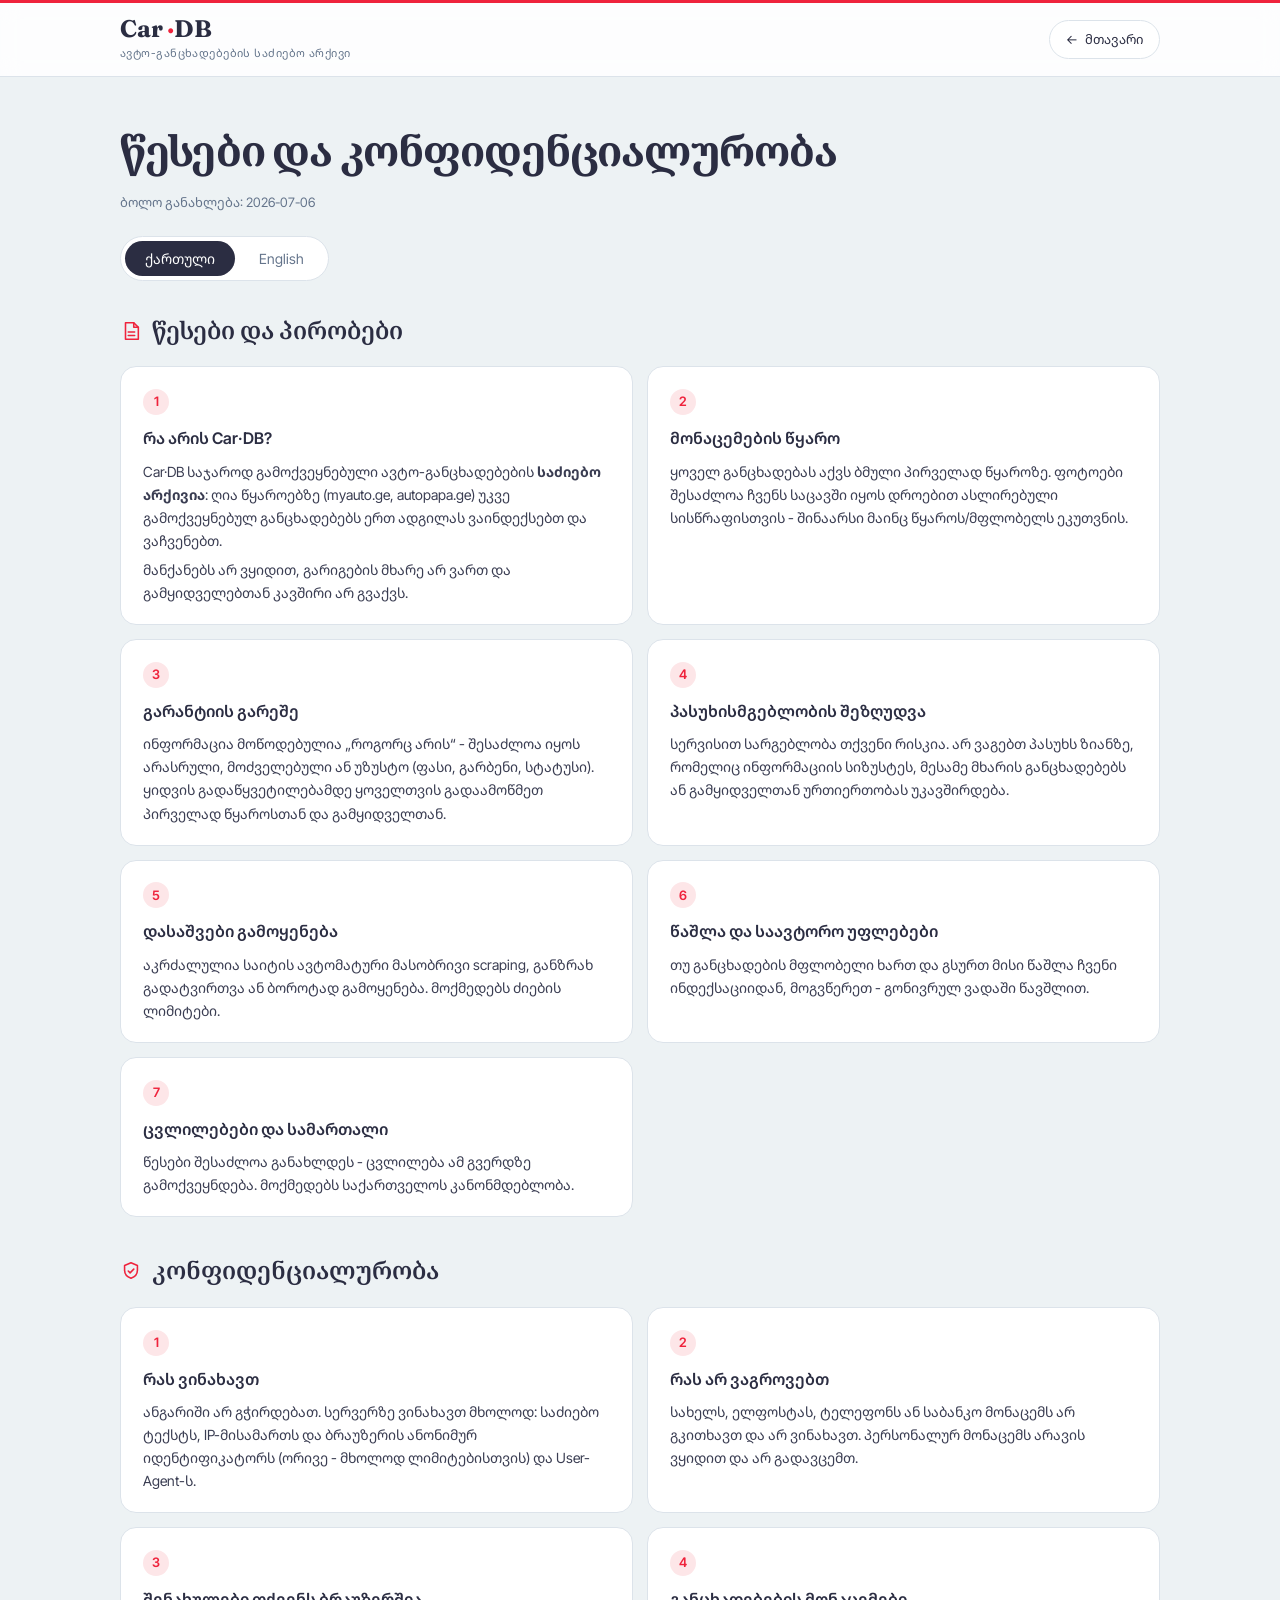
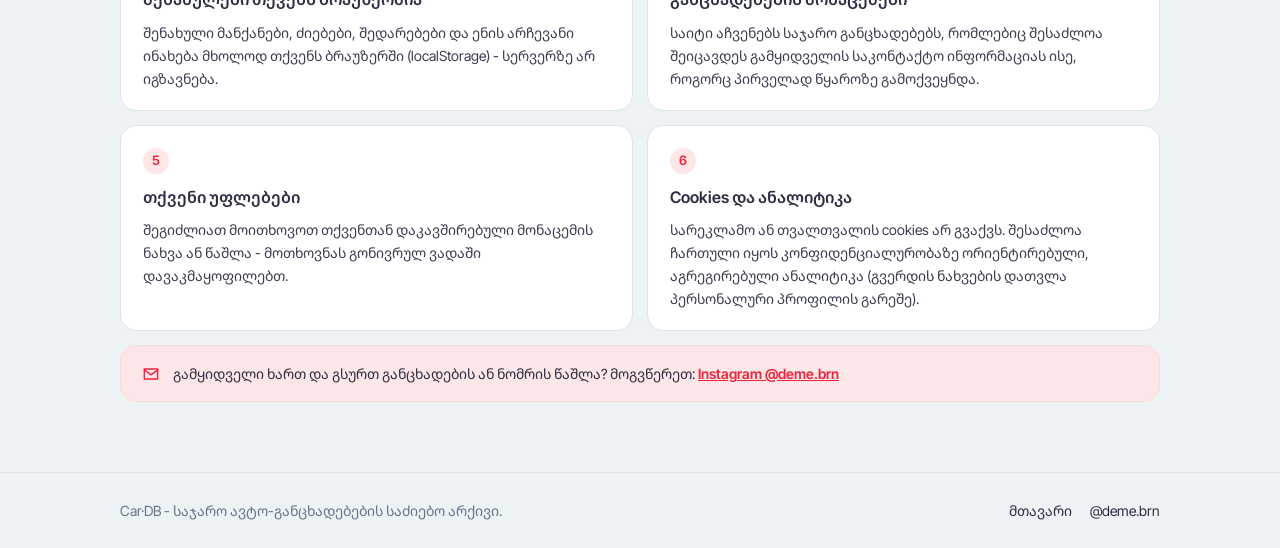
<file: web/terms.html>
<!DOCTYPE html>
<html lang="ka">
  <head>
    <meta charset="UTF-8">
    <meta name="viewport" content="width=device-width, initial-scale=1">
    <title>წესები და კონფიდენციალურობა - Terms &amp; Privacy - Car·DB</title>
    <meta name="robots" content="index">
    <link rel="icon" type="image/svg+xml" href="/favicon.svg">
    <link rel="preconnect" href="https://fonts.googleapis.com">
    <link rel="preconnect" href="https://fonts.gstatic.com" crossorigin>
    <link rel="stylesheet" href="https://fonts.googleapis.com/css2?family=Fraunces:opsz,wght@9..144,500;9..144,600;9..144,700&family=Inter+Tight:wght@400;500;600&family=Noto+Sans+Georgian:wght@400;500;600&family=Noto+Serif+Georgian:wght@500;600;700&display=swap">
    <style>
      :root {
        --bg: #EDF2F4;
        --surface: #fff;
        --ink: #2B2D42;
        --muted: #64748B;
        --line: #DCE3EA;
        --accent: #EF233C;
        --accent-dim: #FDE6E8;
        --soft: #F3F6F8;
      }

      * {
        box-sizing: border-box;
      }

      body {
        margin: 0;
        background: var(--bg);
        color: var(--ink);
        -webkit-font-smoothing: antialiased;
        font-family: 'Inter Tight', 'Noto Sans Georgian', system-ui, sans-serif;
        line-height: 1.65;
      }

      .serif {
        font-family: 'Fraunces', 'Noto Serif Georgian', Georgia, serif;
      }

      .top-rule {
        height: 3px;
        background: var(--accent);
      }

      header {
        background: rgba(255, 255, 255, .85);
        backdrop-filter: blur(10px);
        border-bottom: 1px solid var(--line);
        position: sticky;
        top: 0;
        z-index: 5;
      }

      .hbar {
        max-width: 1080px;
        margin: 0 auto;
        padding: 14px 20px;
        display: flex;
        align-items: center;
        justify-content: space-between;
        gap: 16px;
      }

      .logo {
        text-decoration: none;
        color: var(--ink);
      }

      .logo h2 {
        margin: 0;
        font-size: 24px;
        font-weight: 700;
        letter-spacing: -.01em;
        line-height: 1;
      }

      .logo b {
        color: var(--accent);
        font-weight: inherit;
      }

      .logo p {
        margin: 3px 0 0;
        font-size: 11px;
        color: var(--muted);
        letter-spacing: .04em;
      }

      .back {
        display: inline-flex;
        align-items: center;
        gap: 7px;
        color: var(--ink);
        text-decoration: none;
        font-size: 13px;
        border: 1px solid var(--line);
        border-radius: 999px;
        padding: 8px 16px;
        background: var(--surface);
        transition: color .12s, border-color .12s, background .12s, transform .12s;
      }

      .back:hover {
        color: var(--accent);
        border-color: var(--accent-dim);
        background: var(--accent-dim);
      }

      .back:active {
        transform: scale(.95);
      }

      .wrap {
        max-width: 1080px;
        margin: 0 auto;
        padding: 40px 20px 70px;
      }

      h1 {
        font-family: 'Fraunces', 'Noto Serif Georgian', Georgia, serif;
        font-size: clamp(28px, 5vw, 42px);
        font-weight: 700;
        letter-spacing: -.02em;
        margin: 0 0 6px;
      }

      .updated {
        color: var(--muted);
        font-size: 13px;
        margin: 0 0 22px;
      }

      .lang-tabs {
        display: inline-flex;
        background: var(--surface);
        border: 1px solid var(--line);
        border-radius: 999px;
        padding: 4px;
        gap: 4px;
        margin-bottom: 30px;
      }

      .lang-tab {
        border: 0;
        background: transparent;
        border-radius: 999px;
        padding: 8px 20px;
        font-size: 14px;
        font-family: inherit;
        color: var(--muted);
        cursor: pointer;
        transition: color .14s, background .14s, transform .12s;
      }

      .lang-tab:hover {
        color: var(--ink);
      }

      .lang-tab:active {
        transform: scale(.95);
      }

      .lang-tab.on {
        background: var(--ink);
        color: #fff;
      }

      .sec-title {
        font-family: 'Fraunces', 'Noto Serif Georgian', Georgia, serif;
        font-size: 24px;
        font-weight: 600;
        margin: 34px 0 16px;
        display: flex;
        align-items: center;
        gap: 10px;
      }

      .sec-title:first-child {
        margin-top: 0;
      }

      .sec-title svg {
        width: 22px;
        height: 22px;
        color: var(--accent);
        flex-shrink: 0;
      }

      .grid {
        display: grid;
        grid-template-columns: 1fr 1fr;
        gap: 14px;
      }

      @media (max-width:760px) {
        .grid {
          grid-template-columns: 1fr;
        }
      }

      .tcard {
        background: var(--surface);
        border: 1px solid var(--line);
        border-radius: 16px;
        padding: 20px 22px;
        transition: border-color .15s, box-shadow .15s;
      }

      .tcard:hover {
        border-color: #C9D2DC;
        box-shadow: 0 6px 22px rgba(43, 45, 66, .06);
      }

      .tcard .num {
        display: inline-flex;
        align-items: center;
        justify-content: center;
        width: 26px;
        height: 26px;
        border-radius: 999px;
        background: var(--accent-dim);
        color: var(--accent);
        font-size: 13px;
        font-weight: 600;
        margin-bottom: 10px;
      }

      .tcard h3 {
        font-size: 16px;
        font-weight: 600;
        margin: 0 0 8px;
      }

      .tcard p {
        font-size: 14px;
        color: #3a3d52;
        margin: 0 0 6px;
      }

      .tcard p:last-child {
        margin-bottom: 0;
      }

      .callout {
        grid-column: 1 / -1;
        display: flex;
        gap: 12px;
        align-items: flex-start;
        background: var(--accent-dim);
        border: 1px solid #FBDADE;
        border-radius: 16px;
        padding: 16px 20px;
        font-size: 14px;
      }

      .callout svg {
        width: 20px;
        height: 20px;
        color: var(--accent);
        flex-shrink: 0;
        margin-top: 2px;
      }

      .callout a {
        color: var(--accent);
        font-weight: 600;
      }

      a {
        color: var(--accent);
      }

      footer {
        border-top: 1px solid var(--line);
      }

      .finner {
        max-width: 1080px;
        margin: 0 auto;
        padding: 26px 20px;
        display: flex;
        flex-direction: column;
        gap: 10px;
        align-items: center;
        text-align: center;
        color: var(--muted);
        font-size: 14px;
      }

      @media (min-width:768px) {
        .finner {
          flex-direction: row;
          justify-content: space-between;
          text-align: left;
        }
      }

      .flinks {
        display: flex;
        gap: 18px;
      }

      .flinks a {
        color: var(--ink);
        text-decoration: none;
        transition: color .12s;
      }

      .flinks a:hover {
        color: var(--accent);
      }

      [hidden] {
        display: none !important;
      }

      @media (prefers-reduced-motion: reduce) {
        * {
          transition: none !important;
        }
      }
    </style>
  </head>
  <body>
    <div class="top-rule"></div>
    <header>
      <div class="hbar">
        <a class="logo" href="/">
          <h2 class="serif">Car <b>·</b>DB </h2>
          <p data-t="sub"></p>
        </a>
        <a class="back" href="/">
          <span aria-hidden="true">←</span>
          <span data-t="back"></span>
        </a>
      </div>
    </header>
    <div class="wrap">
      <h1 data-t="title"></h1>
      <p class="updated" data-t="updated"></p>
      <div class="lang-tabs" role="tablist" aria-label="language">
        <button class="lang-tab" data-l="ka" role="tab">ქართული</button>
        <button class="lang-tab" data-l="en" role="tab">English</button>
      </div>
      <section data-lang="ka">
        <h2 class="sec-title">
          <svg viewBox="0 0 24 24" fill="none" stroke="currentColor" stroke-width="1.7" stroke-linecap="round" stroke-linejoin="round" aria-hidden="true">
            <path d="M6 3h9l5 5v13H6z" />
            <path d="M15 3v5h5" />
            <path d="M9 13h7M9 17h7" />
          </svg>წესები და პირობები
        </h2>
        <div class="grid">
          <div class="tcard">
            <span class="num">1</span>
            <h3>რა არის Car·DB?</h3>
            <p>Car·DB საჯაროდ გამოქვეყნებული ავტო-განცხადებების <strong>საძიებო არქივია</strong>: ღია წყაროებზე (myauto.ge, autopapa.ge) უკვე გამოქვეყნებულ განცხადებებს ერთ ადგილას ვაინდექსებთ და ვაჩვენებთ. </p>
            <p>მანქანებს არ ვყიდით, გარიგების მხარე არ ვართ და გამყიდველებთან კავშირი არ გვაქვს.</p>
          </div>
          <div class="tcard">
            <span class="num">2</span>
            <h3>მონაცემების წყარო</h3>
            <p>ყოველ განცხადებას აქვს ბმული პირველად წყაროზე. ფოტოები შესაძლოა ჩვენს საცავში იყოს დროებით ასლირებული სისწრაფისთვის - შინაარსი მაინც წყაროს/მფლობელს ეკუთვნის.</p>
          </div>
          <div class="tcard">
            <span class="num">3</span>
            <h3>გარანტიის გარეშე</h3>
            <p>ინფორმაცია მოწოდებულია „როგორც არის“ - შესაძლოა იყოს არასრული, მოძველებული ან უზუსტო (ფასი, გარბენი, სტატუსი). ყიდვის გადაწყვეტილებამდე ყოველთვის გადაამოწმეთ პირველად წყაროსთან და გამყიდველთან.</p>
          </div>
          <div class="tcard">
            <span class="num">4</span>
            <h3>პასუხისმგებლობის შეზღუდვა</h3>
            <p>სერვისით სარგებლობა თქვენი რისკია. არ ვაგებთ პასუხს ზიანზე, რომელიც ინფორმაციის სიზუსტეს, მესამე მხარის განცხადებებს ან გამყიდველთან ურთიერთობას უკავშირდება.</p>
          </div>
          <div class="tcard">
            <span class="num">5</span>
            <h3>დასაშვები გამოყენება</h3>
            <p>აკრძალულია საიტის ავტომატური მასობრივი scraping, განზრახ გადატვირთვა ან ბოროტად გამოყენება. მოქმედებს ძიების ლიმიტები.</p>
          </div>
          <div class="tcard">
            <span class="num">6</span>
            <h3>წაშლა და საავტორო უფლებები</h3>
            <p>თუ განცხადების მფლობელი ხართ და გსურთ მისი წაშლა ჩვენი ინდექსაციიდან, მოგვწერეთ - გონივრულ ვადაში წავშლით.</p>
          </div>
          <div class="tcard">
            <span class="num">7</span>
            <h3>ცვლილებები და სამართალი</h3>
            <p>წესები შესაძლოა განახლდეს - ცვლილება ამ გვერდზე გამოქვეყნდება. მოქმედებს საქართველოს კანონმდებლობა.</p>
          </div>
        </div>
        <h2 class="sec-title">
          <svg viewBox="0 0 24 24" fill="none" stroke="currentColor" stroke-width="1.7" stroke-linecap="round" stroke-linejoin="round" aria-hidden="true">
            <path d="M12 3l7 3v5c0 4.4-3 7.7-7 9-4-1.3-7-4.6-7-9V6z" />
            <path d="M9 12l2 2 4-4" />
          </svg>კონფიდენციალურობა
        </h2>
        <div class="grid">
          <div class="tcard">
            <span class="num">1</span>
            <h3>რას ვინახავთ</h3>
            <p>ანგარიში არ გჭირდებათ. სერვერზე ვინახავთ მხოლოდ: საძიებო ტექსტს, IP-მისამართს და ბრაუზერის ანონიმურ იდენტიფიკატორს (ორივე - მხოლოდ ლიმიტებისთვის) და User-Agent-ს.</p>
          </div>
          <div class="tcard">
            <span class="num">2</span>
            <h3>რას არ ვაგროვებთ</h3>
            <p>სახელს, ელფოსტას, ტელეფონს ან საბანკო მონაცემს არ გკითხავთ და არ ვინახავთ. პერსონალურ მონაცემს არავის ვყიდით და არ გადავცემთ.</p>
          </div>
          <div class="tcard">
            <span class="num">3</span>
            <h3>შენახულები თქვენს ბრაუზერშია</h3>
            <p>შენახული მანქანები, ძიებები, შედარებები და ენის არჩევანი ინახება მხოლოდ თქვენს ბრაუზერში (localStorage) - სერვერზე არ იგზავნება.</p>
          </div>
          <div class="tcard">
            <span class="num">4</span>
            <h3>განცხადებების მონაცემები</h3>
            <p>საიტი აჩვენებს საჯარო განცხადებებს, რომლებიც შესაძლოა შეიცავდეს გამყიდველის საკონტაქტო ინფორმაციას ისე, როგორც პირველად წყაროზე გამოქვეყნდა.</p>
          </div>
          <div class="tcard">
            <span class="num">5</span>
            <h3>თქვენი უფლებები</h3>
            <p>შეგიძლიათ მოითხოვოთ თქვენთან დაკავშირებული მონაცემის ნახვა ან წაშლა - მოთხოვნას გონივრულ ვადაში დავაკმაყოფილებთ.</p>
          </div>
          <div class="tcard">
            <span class="num">6</span>
            <h3>Cookies და ანალიტიკა</h3>
            <p>სარეკლამო ან თვალთვალის cookies არ გვაქვს. შესაძლოა ჩართული იყოს კონფიდენციალურობაზე ორიენტირებული, აგრეგირებული ანალიტიკა (გვერდის ნახვების დათვლა პერსონალური პროფილის გარეშე).</p>
          </div>
          <div class="callout">
            <svg viewBox="0 0 24 24" fill="none" stroke="currentColor" stroke-width="1.7" stroke-linecap="round" stroke-linejoin="round" aria-hidden="true">
              <path d="M4 6h16v12H4z" />
              <path d="M4 7l8 6 8-6" />
            </svg>
            <span>გამყიდველი ხართ და გსურთ განცხადების ან ნომრის წაშლა? მოგვწერეთ: <a href="https://instagram.com/deme.brn" target="_blank" rel="noopener">Instagram @deme.brn</a></span>
          </div>
        </div>
      </section>
      <section data-lang="en" hidden>
        <h2 class="sec-title">
          <svg viewBox="0 0 24 24" fill="none" stroke="currentColor" stroke-width="1.7" stroke-linecap="round" stroke-linejoin="round" aria-hidden="true">
            <path d="M6 3h9l5 5v13H6z" />
            <path d="M15 3v5h5" />
            <path d="M9 13h7M9 17h7" />
          </svg>Terms of Service
        </h2>
        <div class="grid">
          <div class="tcard">
            <span class="num">1</span>
            <h3>What Car·DB is</h3>
            <p>Car·DB is a <strong>search archive of publicly published car listings</strong>: we index listings already published on open sources (myauto.ge, autopapa.ge) and show them in one place. </p>
            <p>We do not sell cars, are not a party to any transaction, and are not affiliated with sellers.</p>
          </div>
          <div class="tcard">
            <span class="num">2</span>
            <h3>Where the data comes from</h3>
            <p>Every listing links to its original source. Photos may be temporarily cached in our storage for speed - the content still belongs to its source/owner.</p>
          </div>
          <div class="tcard">
            <span class="num">3</span>
            <h3>No warranty</h3>
            <p>Information is provided "as is" - it may be incomplete, outdated, or inaccurate (price, mileage, status). Always verify with the original source and the seller before acting.</p>
          </div>
          <div class="tcard">
            <span class="num">4</span>
            <h3>Limitation of liability</h3>
            <p>Use of the service is at your own risk. We are not liable for damages relating to information accuracy, third-party listings, or your dealings with sellers.</p>
          </div>
          <div class="tcard">
            <span class="num">5</span>
            <h3>Acceptable use</h3>
            <p>Automated bulk scraping, deliberate overloading, or abuse of this site is prohibited. Search rate limits apply.</p>
          </div>
          <div class="tcard">
            <span class="num">6</span>
            <h3>Removal &amp; copyright</h3>
            <p>If you own a listing and want it removed from our index, contact us - we will remove it within a reasonable time.</p>
          </div>
          <div class="tcard">
            <span class="num">7</span>
            <h3>Changes &amp; governing law</h3>
            <p>These terms may be updated - changes are published on this page. Georgian law applies.</p>
          </div>
        </div>
        <h2 class="sec-title">
          <svg viewBox="0 0 24 24" fill="none" stroke="currentColor" stroke-width="1.7" stroke-linecap="round" stroke-linejoin="round" aria-hidden="true">
            <path d="M12 3l7 3v5c0 4.4-3 7.7-7 9-4-1.3-7-4.6-7-9V6z" />
            <path d="M9 12l2 2 4-4" />
          </svg>Privacy
        </h2>
        <div class="grid">
          <div class="tcard">
            <span class="num">1</span>
            <h3>What we store</h3>
            <p>No account required. On the server we store only: your search text, your IP address and an anonymous browser identifier (both used solely for rate limiting), and your User-Agent.</p>
          </div>
          <div class="tcard">
            <span class="num">2</span>
            <h3>What we don't collect</h3>
            <p>We never ask for or store your name, email, phone, or payment details. We do not sell or share personal data.</p>
          </div>
          <div class="tcard">
            <span class="num">3</span>
            <h3>Your saves stay in your browser</h3>
            <p>Saved cars, searches, comparisons and your language choice live only in your browser (localStorage) - they are never sent to the server.</p>
          </div>
          <div class="tcard">
            <span class="num">4</span>
            <h3>Listing data</h3>
            <p>The site shows publicly published listings, which may include a seller's contact details exactly as published on the original source.</p>
          </div>
          <div class="tcard">
            <span class="num">5</span>
            <h3>Your rights</h3>
            <p>You may request access to, or deletion of, data about you - we honour such requests within a reasonable time.</p>
          </div>
          <div class="tcard">
            <span class="num">6</span>
            <h3>Cookies &amp; analytics</h3>
            <p>No advertising or tracking cookies. Privacy-friendly aggregate analytics may be enabled (page-view counting without personal profiles).</p>
          </div>
          <div class="callout">
            <svg viewBox="0 0 24 24" fill="none" stroke="currentColor" stroke-width="1.7" stroke-linecap="round" stroke-linejoin="round" aria-hidden="true">
              <path d="M4 6h16v12H4z" />
              <path d="M4 7l8 6 8-6" />
            </svg>
            <span>Are you a seller who wants a listing or phone number removed? Contact us: <a href="https://instagram.com/deme.brn" target="_blank" rel="noopener">Instagram @deme.brn</a></span>
          </div>
        </div>
      </section>
    </div>
    <footer>
      <div class="finner">
        <p data-t="footer" style="margin:0"></p>
        <p class="flinks" style="margin:0">
          <a href="/" data-t="home"></a>
          <a href="https://instagram.com/deme.brn" target="_blank" rel="noopener">@deme.brn</a>
        </p>
      </div>
    </footer>
    <script>
      (function() {
        var STR = {
          ka: {
            title: 'წესები და კონფიდენციალურობა',
            updated: 'ბოლო განახლება: 2026-07-06',
            back: 'მთავარი',
            sub: 'ავტო-განცხადებების საძიებო არქივი',
            footer: 'Car·DB - საჯარო ავტო-განცხადებების საძიებო არქივი.',
            home: 'მთავარი'
          },
          en: {
            title: 'Terms & Privacy',
            updated: 'Last updated: 2026-07-06',
            back: 'Home',
            sub: 'car listings search archive',
            footer: 'Car·DB - a search archive of public car listings.',
            home: 'Home'
          }
        };

        function apply(lang) {
          var s = STR[lang] || STR.ka;
          document.documentElement.lang = lang;
          document.querySelectorAll('[data-t]').forEach(function(el) {
            el.textContent = s[el.getAttribute('data-t')] || '';
          });
          document.querySelectorAll('[data-lang]').forEach(function(el) {
            el.hidden = el.getAttribute('data-lang') !== lang;
          });
          document.querySelectorAll('.lang-tab').forEach(function(b) {
            var on = b.getAttribute('data-l') === lang;
            b.classList.toggle('on', on);
            b.setAttribute('aria-selected', on ? 'true' : 'false');
          });
        }
        var saved = '';
        try {
          saved = localStorage.getItem('cardb_lang') || '';
        } catch (e) {}
        apply(saved === 'ka' || saved === '' ? 'ka' : 'en');
        document.querySelectorAll('.lang-tab').forEach(function(b) {
          b.addEventListener('click', function() {
            apply(b.getAttribute('data-l'));
          });
        });
      })();
    </script>
  </body>
</html>
</file>
